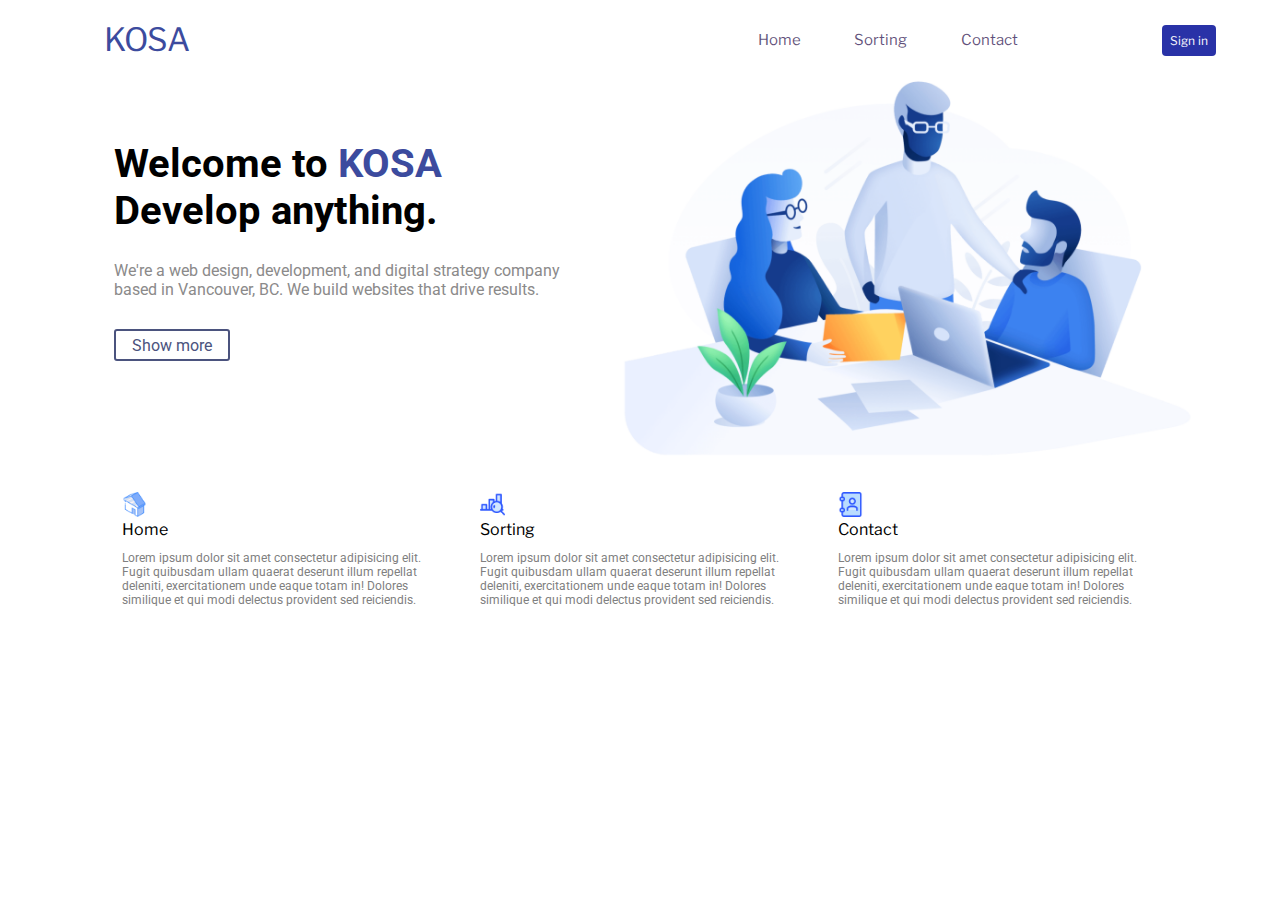
<file: index.html>
<!DOCTYPE html>
<html lang="en">
<head>
    <meta charset="UTF-8">
    <meta name="viewport" content="width=device-width, initial-scale=1.0">
    <title>KOSA</title>
    <link href="https://fonts.googleapis.com/css2?family=Libre+Franklin:wght@500&family=Crimson+Text&&family=Roboto:wght@300&display=swap" rel="stylesheet">
    <link rel="shortcut icon" href="images/favicon.png" type="image/x-icon">
    <link rel="stylesheet" href="css/style.css" />

</head>
<body>
    
    <div class="menu">
        <a href="index.html"><div class="logo">KOSA</div></a>
        <nav>
            <a href="index.html">Home</a>
            <a href="sorting.html">Sorting</a>
            <a href="contact.html">Contact</a>
            <a href="index.html" class="btn_login">Sign in</a>
        </nav>
    </div>

    <img class="img" src="images/bg.jpg" alt="Kosa_image">

    <div class="text">
        <h1 style="color: black; font-size: 40px;">Welcome to <span style="color: #3c4b9e;">KOSA</span><br> Develop anything.</h1>
        <p>
            We're a web design, development, and digital strategy company <br>
            based in Vancouver, BC. We build websites that drive results.<br>
            <a href="htmlcss.html" class="btn-flat-border">Show more</a>
    
    </div>

    <div class="bottom">
        <div class="home"><a href="index.html"><img class="icon" src="images/home.png" alt="home"><br>
            <span>Home</span> <p> Lorem ipsum dolor sit amet consectetur adipisicing elit. 
            Fugit quibusdam ullam quaerat deserunt illum repellat deleniti, 
            exercitationem unde eaque totam in! Dolores similique et qui modi delectus provident 
            sed reiciendis. </a>
        </div>
        <div class="sorting"><a href="sorting.html"><img class="icon" src="images/sorting.png" alt="sorting"><br>
            <span>Sorting</span><p>Lorem ipsum dolor sit amet consectetur adipisicing elit. 
            Fugit quibusdam ullam quaerat deserunt illum repellat deleniti, 
            exercitationem unde eaque totam in! Dolores similique et qui modi delectus provident 
            sed reiciendis. </a>
        </div>
        <div class="contact"><a href="contact.html"><img class="icon" src="images/contact.png" alt="contact"><br>
            <span>Contact</span><p> Lorem ipsum dolor sit amet consectetur adipisicing elit. 
            Fugit quibusdam ullam quaerat deserunt illum repellat deleniti, 
            exercitationem unde eaque totam in! Dolores similique et qui modi delectus provident 
            sed reiciendis. </a>
        </div>
            
    </div>

</body>
</html>
</file>
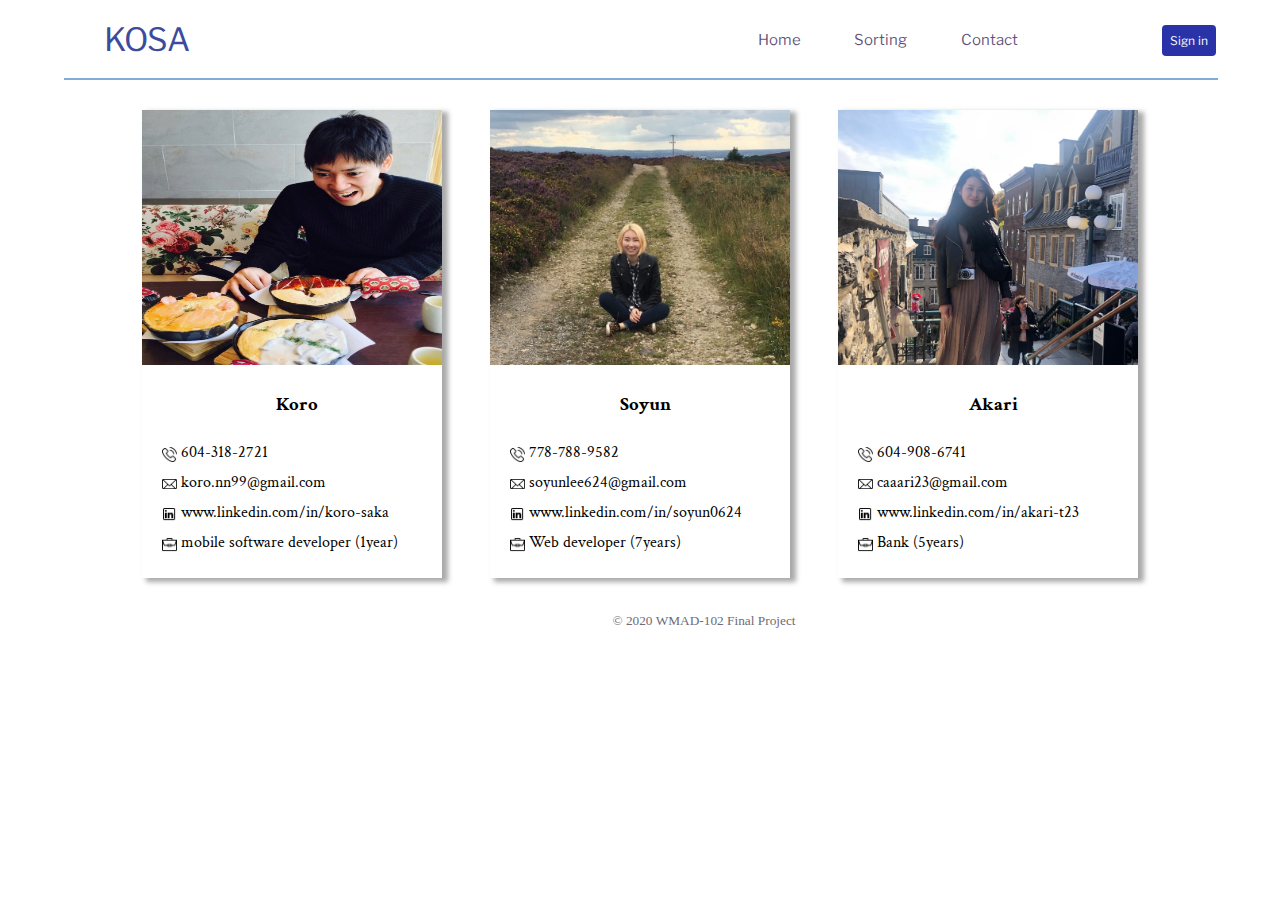
<file: contact.html>
<!DOCTYPE html>
<html lang="en">
<head>
    <meta charset="UTF-8">
    <meta name="viewport" content="width=device-width, initial-scale=1.0">
    <title>Contact</title>
    <link
        href="https://fonts.googleapis.com/css2?family=Libre+Franklin:wght@500&family=Crimson+Text&&family=Roboto:wght@300&display=swap"
        rel="stylesheet">
    <link rel="shortcut icon" href="images/favicon.png" type="image/x-icon">
    <link rel="stylesheet" href="css/style.css" />

<style>
    .content{
        width:100%;
        height: 100%;
        margin: 0 auto;
        font-family: 'Crimson Text', serif;
        text-align: center;
              
    }

    .card1, .card2, .card3{
        width:300px;
        display: inline-block;
        box-shadow: 5px 3px 5px 1px darkgray;
        background-color: white;
        margin: 22px;
        word-break: break-all;
        
    }

    .card-body{
        text-align: left;
        padding: 0 10px 20px 20px;
        line-height: 30px;

        
    }

    .card-img{
        width: 100%;
        margin: 0 auto;

    }
  
    .card-title{
        text-align: center;
    }

    .card-body a{
        text-decoration: none;
        color: black;
    }

    .card-body img{
        vertical-align: middle;
    }
</style>   

</head>
<body>
    <div class="menu">
        <a href="index.html">
            <div class="logo">KOSA</div>
        </a>
        <nav>
            <a href="index.html">Home</a>
            <a href="sorting.html">Sorting</a>
            <a href="contact.html">Contact</a>
            <a href="index.html" class="btn_login">Sign in</a>
        </nav>
    </div>
    <div class="content">
        <hr color="#80add7" size="2" width="100%" noshade />

        <div class="card1">
            <img src="images/koro.jpg" height="255px" class="card-img" alt="photo">
            <div class="card-body">
                <h3 class="card-title">Koro</h3>
                <img src="./images/phone.png" width="15px;" alt="phone">
                604-318-2721
                <br><img src="./images/email.png" width="15px;" alt="email">
                koro.nn99@gmail.com
                <br><img src="./images/linkedin.png" width="15px;" alt="linkedin">
                <a href="https://www.linkedin.com/in/koro-saka-05a2861a9/">www.linkedin.com/in/koro-saka</a>
                <br><img src="./images/work.png" width="15px;" alt="email">
                mobile software developer (1year)
            </div>
        </div>

        <div class="card2">
            <img src="images/soyun.jpg"  height="20%;" class="card-img" alt="photo">
            <div class="card-body">
              <h3 class="card-title">Soyun</h3>
              <img src="./images/phone.png" width="15px;" alt="phone">
               778-788-9582
              <br><img src="./images/email.png" width="15px;" alt="email">
               soyunlee624@gmail.com
              <br><img src="./images/linkedin.png" width="15px;" alt="linkedin">
              <a href="www.linkedin.com/in/soyun0624" > www.linkedin.com/in/soyun0624</a>
              <br><img src="./images/work.png" width="15px;" alt="email">
               Web developer (7years)
            </div>
        </div>

        <div class="card3">
            <img src="images/akari.jpg" height="255px" class="card-img" alt="photo">
            <div class="card-body">
                <h3 class="card-title">Akari</h3>
                <img src="./images/phone.png" width="15px;" alt="phone">
                604-908-6741
                <br><img src="./images/email.png" width="15px;" alt="email">
                caaari23@gmail.com
                <br><img src="./images/linkedin.png" width="15px;" alt="linkedin">
                <a href="www.linkedin.com/in/akari-t23">www.linkedin.com/in/akari-t23</a>
                <br><img src="./images/work.png" width="15px;" alt="email">
                Bank (5years)
            </div>
        </div>
    </div>

    <div class="footer">
        <small>&copy; 2020 WMAD-102 Final Project</small>
    </div>
</body>
</html>
</file>
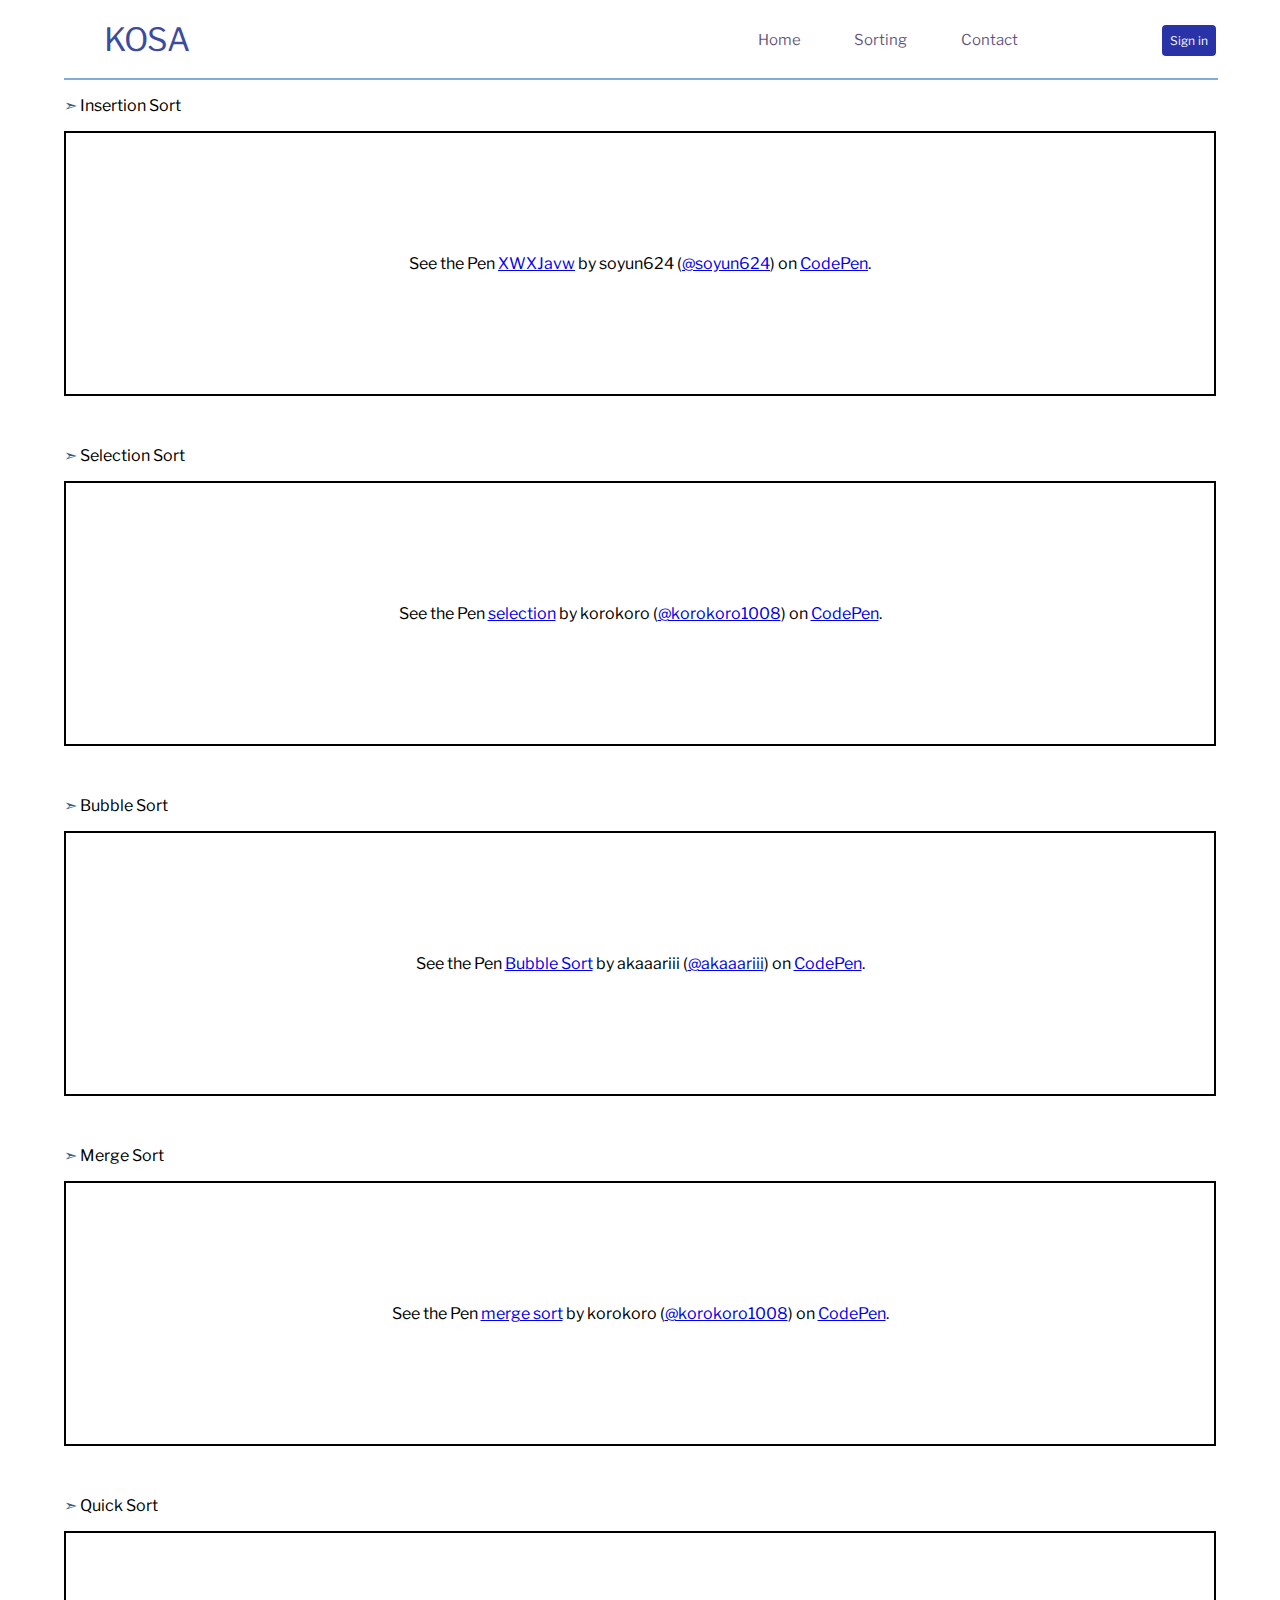
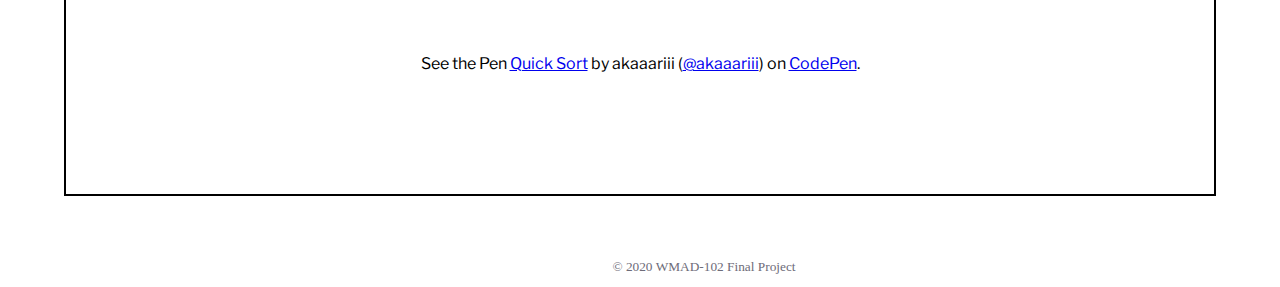
<file: sorting.html>
<!DOCTYPE html>
<html lang="en">
<head>
    <meta charset="UTF-8">
    <meta name="viewport" content="width=device-width, initial-scale=1.0">
    <title>Sorting</title>
    <link href="https://fonts.googleapis.com/css2?family=Libre+Franklin:wght@500&family=Crimson+Text&&family=Roboto:wght@300&display=swap" rel="stylesheet">
    <link rel="shortcut icon" href="images/favicon.png" type="image/x-icon">
    <link rel="stylesheet" href="css/style.css" />

    <style>
        p{
            font-family: 'Libre Franklin', sans-serif;
        }
        .code{
            margin-bottom: 50px;
        }
    </style>
</head>
<body>
    <div class="menu">
        <a href="index.html"><div class="logo">KOSA</div></a>
        <nav>
            <a href="index.html">Home</a>
            <a href="sorting.html">Sorting</a>
            <a href="contact.html">Contact</a>
            <a href="index.html" class="btn_login">Sign in</a>
        </nav>
    </div>
    <div class="content">
        <hr color = "#80add7" size="2" width = "100%" noshade /> 

        <div id="insertion" class="code"><p><span style="color: #385f83;"> ➣ </span>Insertion Sort</p>
            <p class="codepen" data-height="430" data-theme-id="light" data-default-tab="js,result" data-user="soyun624" data-slug-hash="XWXJavw" style="height: 265px; box-sizing: border-box; display: flex; align-items: center; justify-content: center; border: 2px solid; margin: 1em 0; padding: 1em;" data-pen-title="XWXJavw">
                <span>See the Pen <a href="https://codepen.io/soyun624/pen/XWXJavw">
                XWXJavw</a> by soyun624 (<a href="https://codepen.io/soyun624">@soyun624</a>)
                on <a href="https://codepen.io">CodePen</a>.</span>
            </p>
            <script async src="https://static.codepen.io/assets/embed/ei.js"></script>
        </div>

       
        <div id="selection" class="code"><p><span style="color: #385f83;"> ➣ </span>Selection Sort</p>
            <p class="codepen" data-height="510" data-theme-id="light" data-default-tab="js,result" data-user="korokoro1008" data-slug-hash="abdbMBV" style="height: 265px; box-sizing: border-box; display: flex; align-items: center; justify-content: center; border: 2px solid; margin: 1em 0; padding: 1em;" data-pen-title="selection">
                <span>See the Pen <a href="https://codepen.io/korokoro1008/pen/abdbMBV">
                selection</a> by korokoro (<a href="https://codepen.io/korokoro1008">@korokoro1008</a>)
                on <a href="https://codepen.io">CodePen</a>.</span>
            </p>
            <script async src="https://static.codepen.io/assets/embed/ei.js"></script>    
        </div>

        <div id="bubble" class="code"><p><span style="color: #385f83;"> ➣ </span>Bubble Sort</p>
            <p class="codepen" data-height="430" data-theme-id="light" data-default-tab="js,result" data-user="akaaariii" data-slug-hash="NWxWoyo" style="height: 265px; box-sizing: border-box; display: flex; align-items: center; justify-content: center; border: 2px solid; margin: 1em 0; padding: 1em;" data-pen-title="Bubble Sort">
                <span>See the Pen <a href="https://codepen.io/akaaariii/pen/NWxWoyo">
                Bubble Sort</a> by akaaariii (<a href="https://codepen.io/akaaariii">@akaaariii</a>)
                on <a href="https://codepen.io">CodePen</a>.</span>
            </p>
            <script async src="https://static.codepen.io/assets/embed/ei.js"></script>
        </div>

        <div id="merge" class="code"><p><span style="color: #385f83;"> ➣ </span>Merge Sort</p>
            <p class="codepen" data-height="900" data-theme-id="light" data-default-tab="js,result" data-user="korokoro1008" data-slug-hash="abdzOvz" style="height: 265px; box-sizing: border-box; display: flex; align-items: center; justify-content: center; border: 2px solid; margin: 1em 0; padding: 1em;" data-pen-title="merge sort">
                <span>See the Pen <a href="https://codepen.io/korokoro1008/pen/abdzOvz">
                merge sort</a> by korokoro (<a href="https://codepen.io/korokoro1008">@korokoro1008</a>)
                on <a href="https://codepen.io">CodePen</a>.</span>
            </p>
            <script async src="https://static.codepen.io/assets/embed/ei.js"></script>
        </div>

        <div id="quick" class="code"><p><span style="color: #385f83;"> ➣ </span>Quick Sort</p>
            <p class="codepen" data-height="860" data-theme-id="light" data-default-tab="js,result" data-user="akaaariii" data-slug-hash="abdbMRK" style="height: 265px; box-sizing: border-box; display: flex; align-items: center; justify-content: center; border: 2px solid; margin: 1em 0; padding: 1em;" data-pen-title="Quick Sort">
                <span>See the Pen <a href="https://codepen.io/akaaariii/pen/abdbMRK">
                Quick Sort</a> by akaaariii (<a href="https://codepen.io/akaaariii">@akaaariii</a>)
                on <a href="https://codepen.io">CodePen</a>.</span></p>
                <script async src="https://static.codepen.io/assets/embed/ei.js"></script>
        </div>
    </div>

    <div class="footer">
        <small>&copy; 2020 WMAD-102 Final Project</small>
    </div>
</body>
</html>
</file>
<file: css/style.css>
body{
    overflow-x: hidden;
    margin: 0 5% 0 5%;
}

.logo{
    font-family: 'Libre Franklin', sans-serif;
    width: 150px;
    position: absolute;
    margin-left: 40px;
    text-align: left;
    font-size: 2em;
    z-index: 10000;  
    color:#3c4b9e;  
 }

.menu {
    width: 100vw;
    height: 50px;
    margin-top:20px;
    line-height: 40px;

}

nav a {
    font-family: 'Libre Franklin', sans-serif;
    text-decoration: none;
    color: rgba(24, 2, 65, 0.692);
    padding: 10px 25px;
    
}

nav :hover{
    color: black;
    padding-bottom: 2px;
}

nav{
    width:90vw;
    height: 80px;
    color: rgba(24, 2, 65, 0.692);
    font-size: 15px;
    text-align: right;

}   


.h1{
    
    font-family: 'Libre Franklin', sans-serif;
    font-size: 5rem;
}

.text{
    
    padding-left: 50px;
    margin-top:70px;
    font-size: 1rem;
    font-family: 'Roboto', sans-serif;
    color: #8b8a8a;

}


.img {
    width: 45vw;
    height: 30%;
    margin-top:0;
    margin-right:20px;
    float: right;
}

.btn_login, .btn_login:hover{
     background: #2932a7;
     text-decoration: none;
     border-radius: 4px;
     color: #f6f6fc;
     margin-left: 10%;
     font-size: 12px;
     padding:8px ;
}


.btn-flat-border {
    display: inline-block;
    padding: 0.3em 1em;
    text-decoration: none;
    color: rgb(75, 83, 126);
    border: solid 2px rgb(75, 83, 126);
    border-radius: 3px;
    transition: .4s;
    margin: 30px 0;
}

.btn-flat-border:hover {
     background: rgb(255, 255, 255, 0.3);
     color: rgb(EB, F2, EA, 0.5);
}

.bottom{
     display: flex;
     width:100vw;
     height: 20vh;
     float: left;
     flex-direction: row;
     margin: 30px 3% 30px 5%;
    
     font-family: 'Roboto', sans-serif;
     font-size: 12px;

}

.home, .sorting, .contact {
    width: 25%;
    margin-right: 3%;
}

.icon{

    width: 25px;
    height: 25px;
}

.bottom span{
    font-family: 'Libre Franklin', sans-serif;
    font-size: 16px;
    overflow: auto;
    color: black;
  
}

.bottom a{
    text-decoration: none;
    color: gray;
}

.footer{
    width: 100%;
    height:40px;
    position:absolute;
    text-align: center;
    line-height: 40px;

}

    small{
        color: rgb(110, 108, 121);
    }

@media only screen and (max-width:650px) {
    body{
        overflow-x: hidden;
        margin: 0 1% 1% 1%;
    }

    nav a {
        font-family: 'Libre Franklin', sans-serif;
        text-decoration: none;
        color: rgba(24, 2, 65, 0.692);
        padding: 10px 10px;
        
    }

    .logo{

        margin-left: 20px;

     }

     .menu {
        width: 100vw;

    
    }

     nav{
        width:100vw;
        text-align: center;
        margin-left: 10%;
        
    
    }  

     .btn_login, .btn_login:hover{
        margin-left: 10px;

     }

     .bottom{

        margin: 30px 0 30px 10%;
    }
   
    .card1, .card2, .card3{
        width: 300px;
        display: block; 
        margin: 30px auto;
 
    }
 
}
</file>
